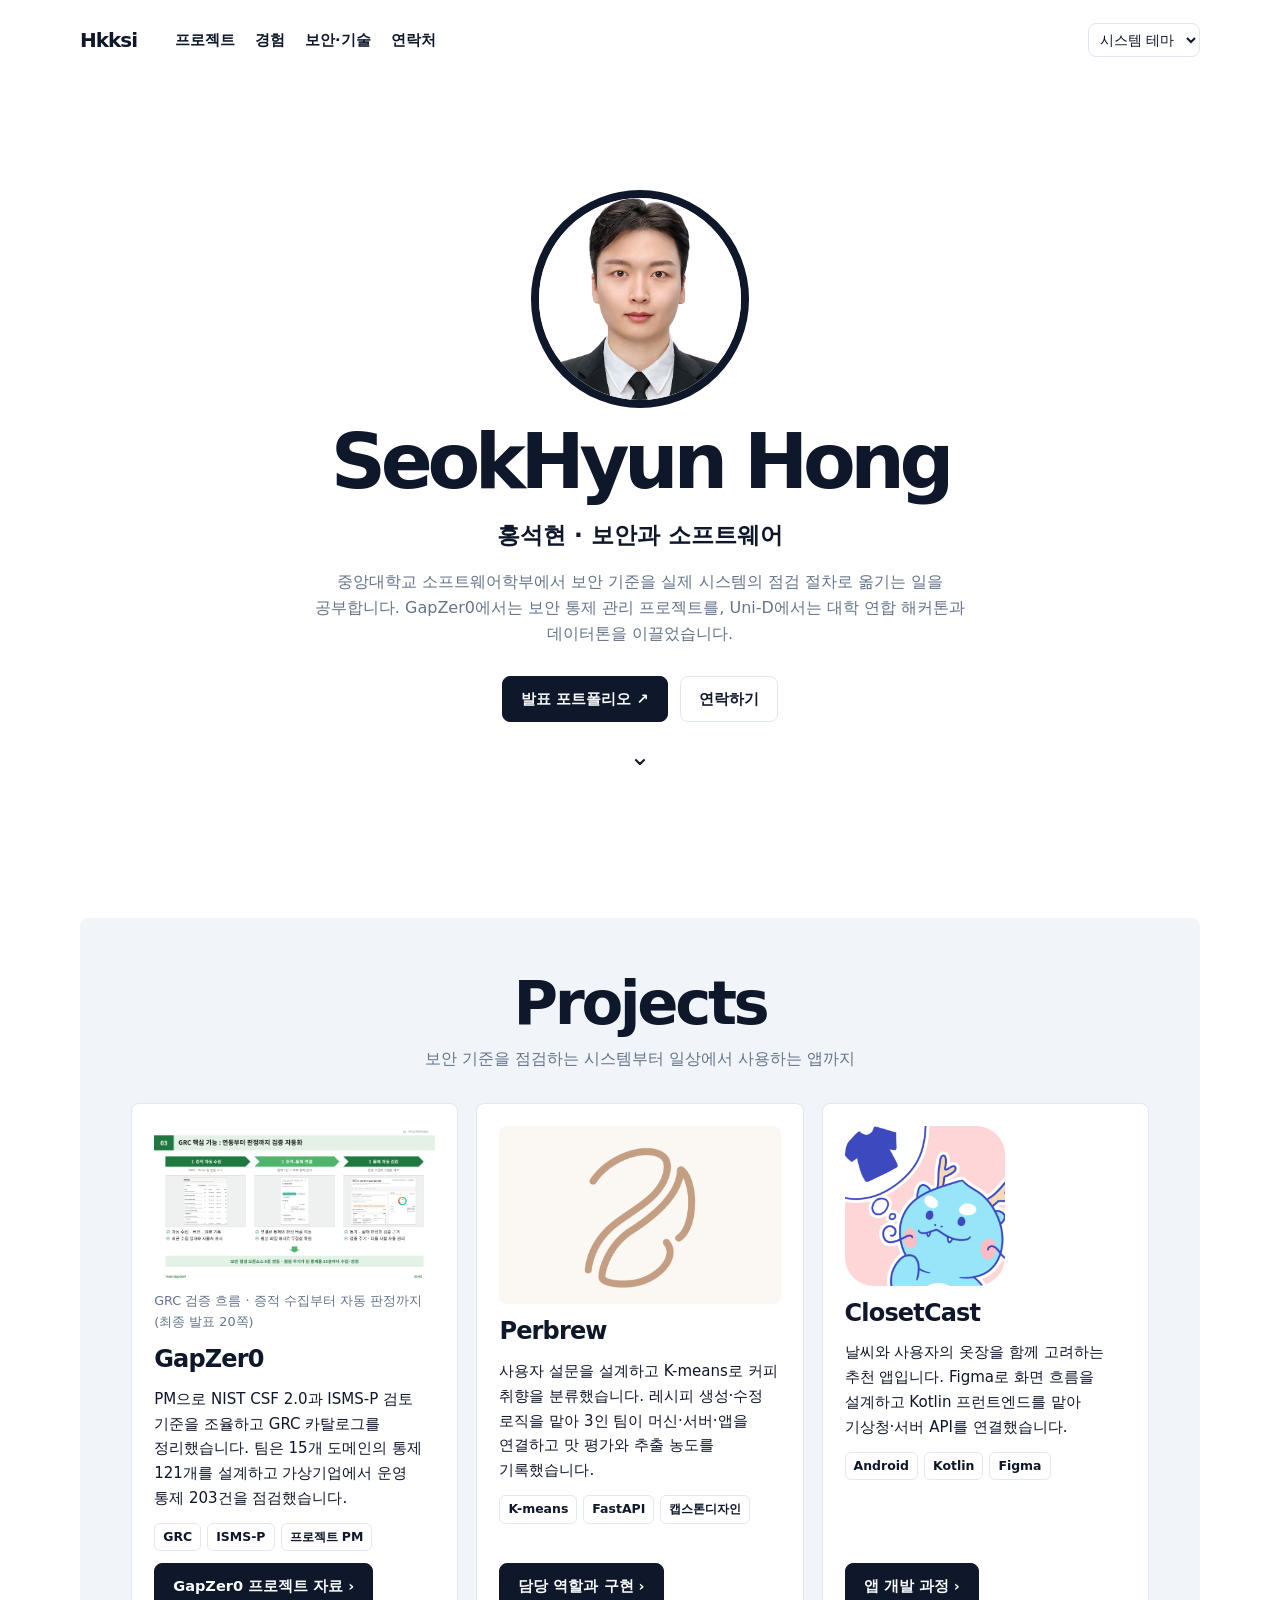
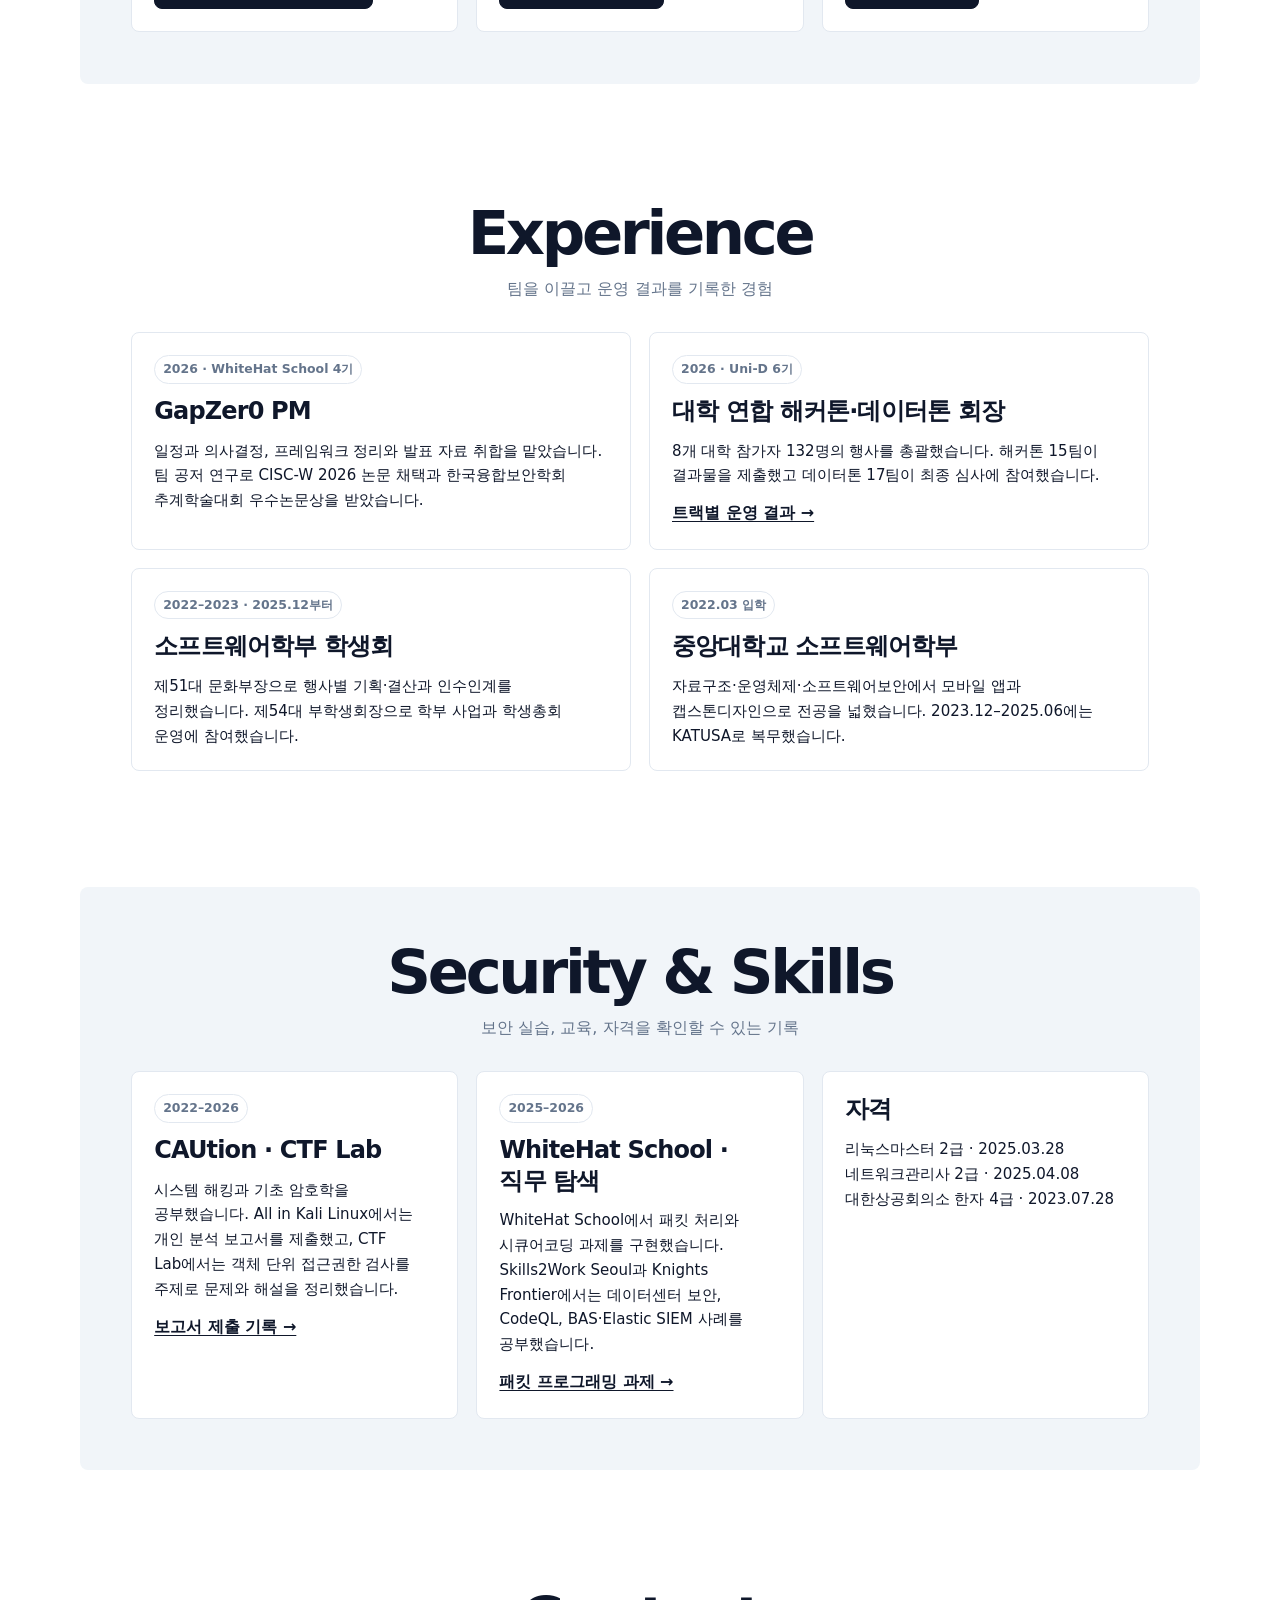
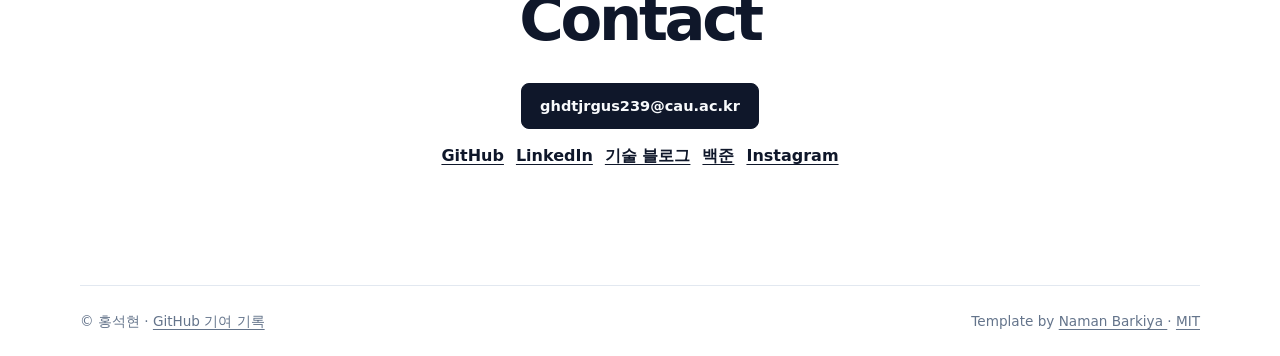
<file: index.html>
<!DOCTYPE html>
<html lang="ko">
 <head>
  <meta charset="utf-8"/>
  <meta content="width=device-width,initial-scale=1" name="viewport"/>
  <title>
   홍석현 · 보안과 소프트웨어 | Hkksi
  </title>
  <meta content="중앙대학교 소프트웨어학부 홍석현의 보안 연구, 소프트웨어 프로젝트, 학생 자치 활동과 증빙 자료." name="description"/>
  <link href="https://hkksi.github.io/" rel="canonical"/>
  <link href="assets/themes.css" rel="stylesheet"/>
  <link href="assets/site.css" rel="stylesheet"/>
  <script defer="" src="assets/themes.js">
  </script>
 </head>
 <body>
  <a class="skip" href="#main">
   본문으로 바로가기
  </a>
  <div class="wrap">
   <header>
    <div class="top">
     <a class="brand" href="#home">
      Hkksi
     </a>
     <nav aria-label="주요 메뉴" class="links">
      <a href="#projects">
       프로젝트
      </a>
      <a href="#career">
       경험
      </a>
      <a href="#about">
       보안·기술
      </a>
      <a href="#contact">
       연락처
      </a>
     </nav>
    </div>
    <select aria-label="화면 테마" id="theme">
     <option value="system">
      시스템 테마
     </option>
     <option value="light">
      Light
     </option>
     <option value="dark">
      Dark
     </option>
     <option value="retro">
      Retro
     </option>
     <option value="cyberpunk">
      Cyberpunk
     </option>
     <option value="aurora">
      Aurora
     </option>
     <option value="synthwave">
      Synthwave
     </option>
     <option value="paper">
      Paper
     </option>
    </select>
   </header>
   <main id="main">
    <section class="hero" id="home">
     <img alt="홍석현" class="portrait" src="images/profile.jpg"/>
     <h1>
      SeokHyun Hong
     </h1>
     <p class="role">
      홍석현 · 보안과 소프트웨어
     </p>
     <p class="intro">
      중앙대학교 소프트웨어학부에서 보안 기준을 실제 시스템의 점검 절차로 옮기는 일을 공부합니다. GapZer0에서는 보안 통제 관리 프로젝트를, Uni-D에서는 대학 연합 해커톤과 데이터톤을 이끌었습니다.
     </p>
     <div class="actions">
      <a class="button" href="portfolio.html">
       발표 포트폴리오 ↗
      </a>
      <a class="button secondary" href="#contact">
       연락하기
      </a>
     </div>
     <a aria-label="대표 프로젝트로 이동" class="down" href="#projects">
      ⌄
     </a>
    </section>
    <section class="band tint" id="projects">
     <div class="heading">
      <h2>
       Projects
      </h2>
      <p>
       보안 기준을 점검하는 시스템부터 일상에서 사용하는 앱까지
      </p>
     </div>
     <div class="grid project-grid">
      <article class="card">
       <figure>
        <a class="diagram-link" href="images/gapzer0-grc-flow.png">
         <img class="project-image" alt="GapZer0 GRC에서 증적을 수집하고 통제에 연결해 자동 판정하는 흐름" loading="lazy" src="images/gapzer0-grc-flow.png"/>
        </a>
        <figcaption>
         GRC 검증 흐름 · 증적 수집부터 자동 판정까지 (최종 발표 20쪽)
        </figcaption>
       </figure>
       <h3>
        GapZer0
       </h3>
       <p>
        PM으로 NIST CSF 2.0과 ISMS-P 검토 기준을 조율하고 GRC 카탈로그를 정리했습니다. 팀은 15개 도메인의 통제 121개를 설계하고 가상기업에서 운영 통제 203건을 점검했습니다.
       </p>
       <div class="tags">
        <span>
         GRC
        </span>
        <span>
         ISMS-P
        </span>
        <span>
         프로젝트 PM
        </span>
       </div>
       <a class="more" href="assets/files/GapZer0-WHS-final.pdf">
        GapZer0 프로젝트 자료 ›
       </a>
      </article>
      <article class="card">
       <img class="project-image perbrew" src="images/perbrew-logo.png" alt="PerBrew 로고" loading="lazy"/>
       <h3>
        Perbrew
       </h3>
       <p>
        사용자 설문을 설계하고 K-means로 커피 취향을 분류했습니다. 레시피 생성·수정 로직을 맡아 3인 팀이 머신·서버·앱을 연결하고 맛 평가와 추출 농도를 기록했습니다.
       </p>
       <div class="tags">
        <span>
         K-means
        </span>
        <span>
         FastAPI
        </span>
        <span>
         캡스톤디자인
        </span>
       </div>
       <a class="more" href="portfolio.html#slide-5">
        담당 역할과 구현 ›
       </a>
      </article>
      <article class="card">
       <img class="project-image closetcast" src="images/closetcast-icon.png" alt="ClosetCast 로고" loading="lazy"/>
       <h3>
        ClosetCast
       </h3>
       <p>
        날씨와 사용자의 옷장을 함께 고려하는 추천 앱입니다. Figma로 화면 흐름을 설계하고 Kotlin 프런트엔드를 맡아 기상청·서버 API를 연결했습니다.
       </p>
       <div class="tags">
        <span>
         Android
        </span>
        <span>
         Kotlin
        </span>
        <span>
         Figma
        </span>
       </div>
       <a class="more" href="portfolio.html#slide-6">
        앱 개발 과정 ›
       </a>
      </article>
     </div>
    </section>
    <section class="band" id="career">
     <div class="heading">
      <h2>
       Experience
      </h2>
      <p>
       팀을 이끌고 운영 결과를 기록한 경험
      </p>
     </div>
     <div class="grid twocol">
      <article class="card">
       <span class="period">
        2026 · WhiteHat School 4기
       </span>
       <h3>
        GapZer0 PM
       </h3>
       <p>
        일정과 의사결정, 프레임워크 정리와 발표 자료 취합을 맡았습니다. 팀 공저 연구로 CISC-W 2026 논문 채택과 한국융합보안학회 추계학술대회 우수논문상을 받았습니다.
       </p>
      </article>
      <article class="card">
       <span class="period">
        2026 · Uni-D 6기
       </span>
       <h3>
        대학 연합 해커톤·데이터톤 회장
       </h3>
       <p>
        8개 대학 참가자 132명의 행사를 총괄했습니다. 해커톤 15팀이 결과물을 제출했고 데이터톤 17팀이 최종 심사에 참여했습니다.
       </p>
       <a class="inline" href="portfolio.html#slide-4">
        트랙별 운영 결과 →
       </a>
      </article>
      <article class="card">
       <span class="period">
        2022–2023 · 2025.12부터
       </span>
       <h3>
        소프트웨어학부 학생회
       </h3>
       <p>
        제51대 문화부장으로 행사별 기획·결산과 인수인계를 정리했습니다. 제54대 부학생회장으로 학부 사업과 학생총회 운영에 참여했습니다.
       </p>
      </article>
      <article class="card">
       <span class="period">
        2022.03 입학
       </span>
       <h3>
        중앙대학교 소프트웨어학부
       </h3>
       <p>
        자료구조·운영체제·소프트웨어보안에서 모바일 앱과 캡스톤디자인으로 전공을 넓혔습니다. 2023.12–2025.06에는 KATUSA로 복무했습니다.
       </p>
      </article>
     </div>
    </section>
    <section class="band tint" id="about">
     <div class="heading">
      <h2>
       Security &amp; Skills
      </h2>
      <p>
       보안 실습, 교육, 자격을 확인할 수 있는 기록
      </p>
     </div>
     <div class="grid">
      <article class="card">
       <span class="period">
        2022–2026
       </span>
       <h3>
        CAUtion · CTF Lab
       </h3>
       <p>
        시스템 해킹과 기초 암호학을 공부했습니다. All in Kali Linux에서는 개인 분석 보고서를 제출했고, CTF Lab에서는 객체 단위 접근권한 검사를 주제로 문제와 해설을 정리했습니다.
       </p>
       <a class="inline" href="https://github.com/CAU-tion/ALL-in-Kali-Linux/commit/08ee0cf50ebe9f39e45c334ef1e5c68f35c9a11e">
        보고서 제출 기록 →
       </a>
      </article>
      <article class="card">
       <span class="period">
        2025–2026
       </span>
       <h3>
        WhiteHat School · 직무 탐색
       </h3>
       <p>
        WhiteHat School에서 패킷 처리와 시큐어코딩 과제를 구현했습니다. Skills2Work Seoul과 Knights Frontier에서는 데이터센터 보안, CodeQL, BAS·Elastic SIEM 사례를 공부했습니다.
       </p>
       <a class="inline" href="https://github.com/Hkksi/whs-pcap-programming">
        패킷 프로그래밍 과제 →
       </a>
      </article>
      <article class="card" id="certifications">
       <h3>
        자격
       </h3>
       <p>
        리눅스마스터 2급 · 2025.03.28
        <br/>
        네트워크관리사 2급 · 2025.04.08
        <br/>
        대한상공회의소 한자 4급 · 2023.07.28
       </p>
      </article>
     </div>
    </section>
    <section class="band contact" id="contact">
     <div class="heading">
      <h2>
       Contact
      </h2>
     </div>
     <a class="button" href="mailto:ghdtjrgus239@cau.ac.kr">
      ghdtjrgus239@cau.ac.kr
     </a>
     <div class="actions">
      <a href="https://github.com/Hkksi">
       GitHub
      </a>
      <a href="https://linkedin.com/in/hkksi">
       LinkedIn
      </a>
      <a href="https://cliff-hole-95b.notion.site/hkksi-security">
       기술 블로그
      </a>
      <a href="https://www.acmicpc.net/user/ghdtjrgus239">
       백준
      </a>
      <a href="https://www.instagram.com/polariix">
       Instagram
      </a>
     </div>
    </section>
   </main>
   <footer id="resources">
    <span>
     © 홍석현 ·
     <a href="portfolio.html#slide-10">
      GitHub 기여 기록
     </a>
    </span>
    <span>
     Template by
     <a href="https://github.com/namanbarkiya/minimal-next-portfolio">
      Naman Barkiya
     </a>
     ·
     <a href="assets/template-LICENSE.txt">
      MIT
     </a>
    </span>
   </footer>
  </div>
 </body>
</html>
</file>
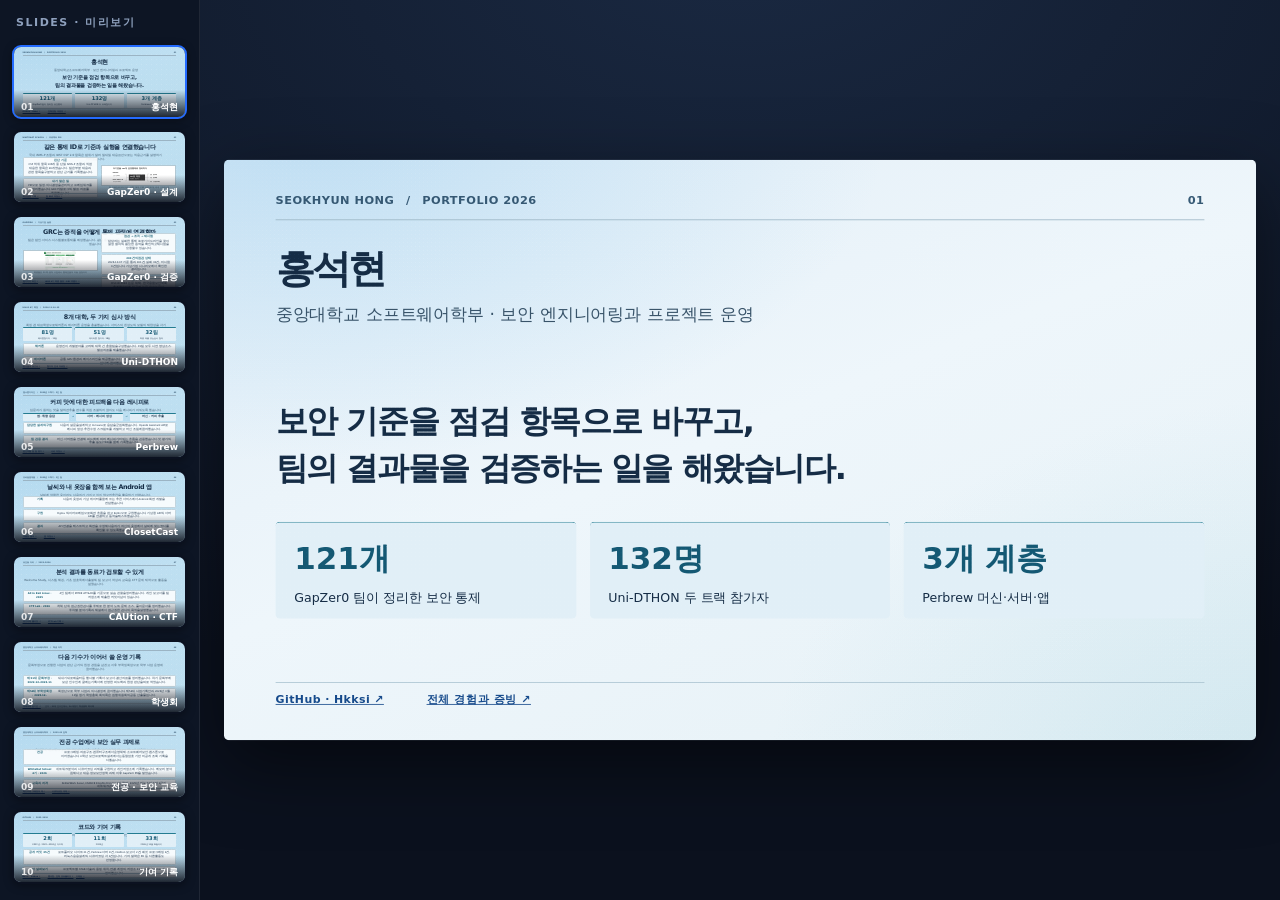
<file: portfolio.html>
<!doctype html>
<html lang="ko">
<head>
  <meta charset="utf-8" />
  <meta name="viewport" content="width=device-width, initial-scale=1" />
  <title>홍석현 | 보안·소프트웨어 포트폴리오</title>
  <link rel="icon" href="data:," />
  
  <style>
    :root {
      --ink: #1c2740;
      --muted: #63718a;
      --card: rgba(255, 255, 255, 0.78);
      --line: rgba(89, 114, 145, 0.24);
      --blue: #246bff;
      --blue-2: #1e5fe0;
      --navy: #233150;
      --teal: #1194a8;
      --green: #17864a;
      --amber: #e08a2b;
      --accent: #246bff;                 /* 테마 강조색: 이 한 줄만 바꾸면 전체 톤 변경 */
      --guide-display: block;            /* 이미지 안내 라벨 표시 여부 (레일 토글로 none 전환) */
      --slide-bg:
        radial-gradient(1200px 700px at 8% -6%, rgba(120, 190, 235, 0.34), transparent 60%),
        radial-gradient(1100px 800px at 104% 108%, rgba(150, 205, 220, 0.28), transparent 60%),
        linear-gradient(158deg, #e2eef7 0%, #eef6fb 48%, #e6f1f6 100%);
    }
    * { box-sizing: border-box; }

    html, body {
      width: 100%; height: 100%; margin: 0; overflow: hidden;
      color: var(--ink);
      font-family: Pretendard, Inter, "Noto Sans KR", system-ui, -apple-system, BlinkMacSystemFont, sans-serif;
      line-height: 1.55; background: #0d1524;
      -webkit-font-smoothing: antialiased;
      word-break: keep-all; overflow-wrap: break-word;
    }

    /* ===================== deck shell (rail + stage) ===================== */
    body { display: flex; height: 100vh; }
    .rail {
      width: 200px; flex: none; height: 100vh; overflow-y: auto;
      background: #0d1524; border-right: 1px solid rgba(255,255,255,0.08);
      padding: 14px 12px 16px; display: flex; flex-direction: column; gap: 11px;
    }
    .rail-title { color: #8ea0bd; font: 800 11px/1.3 Inter, system-ui, sans-serif; letter-spacing: 0.14em; text-transform: uppercase; padding: 2px 4px 4px; }
    .thumb {
      position: relative; aspect-ratio: 16 / 9; border-radius: 9px; overflow: hidden; cursor: pointer;
      border: 2px solid transparent; background: #0b1120; box-shadow: 0 2px 8px rgba(0,0,0,0.34);
      padding: 0; transition: border-color 0.15s ease, transform 0.15s ease;
    }
    .thumb:hover { transform: translateY(-1px); }
    .thumb.active { border-color: var(--accent); }
    .thumb .mini { position: absolute; inset: 0; overflow: hidden; pointer-events: none; }
    .thumb .mini .slide { position: absolute; inset: 0; width: 100%; height: 100%; opacity: 1 !important; visibility: visible !important; transition: none; pointer-events: none; }
    .thumb .cap { position: absolute; left: 0; right: 0; bottom: 0; z-index: 3; display: flex; justify-content: space-between; gap: 5px; align-items: baseline; padding: 12px 7px 4px; font: 700 9px/1.2 Inter, system-ui, sans-serif; color: #fff; background: linear-gradient(transparent, rgba(6,10,20,0.86)); }
    .thumb .cap .n { font-weight: 800; opacity: 0.85; }
    .thumb .cap .l { font-weight: 700; overflow: hidden; text-overflow: ellipsis; white-space: nowrap; }
    .rail-btn { margin-top: auto; flex: none; border: 1px solid rgba(255,255,255,0.16); background: rgba(255,255,255,0.06); color: #b7c4da; font: 700 11px Inter, system-ui, sans-serif; border-radius: 8px; padding: 9px 10px; cursor: pointer; }
    .rail-btn:hover { background: rgba(255,255,255,0.12); color: #fff; }

    .viewport { flex: 1; position: relative; display: flex; align-items: center; justify-content: center; overflow: hidden; background: radial-gradient(1200px 800px at 50% -8%, #1a2942, #0b111e); }
    .stage { position: relative; width: 1280px; height: 720px; flex: none; transform-origin: center center; border-radius: 6px; overflow: hidden; box-shadow: 0 30px 90px rgba(0,0,0,0.5); }

    /* ---------- slide frame (fills the stage; container-query sized) ---------- */
    .slide {
      position: absolute; inset: 0; width: 100%; height: 100%;
      container-type: size; overflow: hidden;
      opacity: 0; visibility: hidden; pointer-events: none;
      transition: opacity 0.35s ease; background: var(--slide-bg);
    }
    .slide.active { opacity: 1; visibility: visible; pointer-events: auto; z-index: 1; }
    .slide::after {
      content: ""; position: absolute; inset: 0; pointer-events: none;
      background-image: radial-gradient(rgba(255, 255, 255, 0.5) 0.5px, transparent 0.6px);
      background-size: 5px 5px; opacity: 0.28; mix-blend-mode: overlay;
    }
    .pad { position: absolute; inset: 0; padding: 5.6cqh 5cqw; display: flex; flex-direction: column; }

    /* ---------- shared type ---------- */
    h1, h2, h3, h4, p { margin: 0; }
    .watermark { position: absolute; top: 4.6cqh; right: 5cqw; color: #8091a8; font-size: 1.75cqh; font-weight: 600; letter-spacing: 0.02em; z-index: 2; }
    code { font-family: ui-monospace, "SF Mono", Menlo, monospace; font-size: 0.9em; color: var(--blue-2); background: rgba(36,107,255,0.08); padding: 0.08em 0.32em; border-radius: 4px; }
    .hl { color: var(--blue-2); font-weight: 800; }
    .lead-p, .result-card p, .xp p, .panel p, .figcap, .blist li, .mcard small, .trace-row .tx, .head-title .sub, .tl-card p, .pj-card p, .toc-item .tt { text-wrap: balance; }

    /* ---------- slide header ---------- */
    .head { display: grid; grid-template-columns: auto 1fr; gap: 2cqw; align-items: center; margin-bottom: 3cqh; flex: none; }
    .folder {
      position: relative; width: 7.4cqh; height: 7.4cqh; border-radius: 1.2cqh;
      display: grid; place-items: center; color: #fff; font-weight: 900; font-size: 2.7cqh; font-style: italic;
      background: linear-gradient(150deg, var(--accent) 0%, #1b57cf 100%);
      box-shadow: 0 6px 16px rgba(29, 87, 207, 0.38), inset 0 2px 3px rgba(255, 255, 255, 0.55); flex: none;
    }
    .folder::before { content: ""; position: absolute; top: -0.9cqh; left: 0.8cqh; width: 3cqh; height: 1.4cqh; border-radius: 0.6cqh 0.6cqh 0 0; background: var(--accent); }
    .head-title .k { color: var(--accent); font-size: 2cqh; font-weight: 700; letter-spacing: 0.01em; }
    .head-title h2 { color: var(--navy); font-size: 4.2cqh; font-weight: 900; line-height: 1.03; letter-spacing: -0.01em; }
    .head-title .sub { margin-top: 0.7cqh; color: var(--muted); font-size: 1.9cqh; font-weight: 600; }

    .body-area { flex: 1; min-height: 0; display: flex; flex-direction: column; }
    .lead-p { color: #40506a; font-size: 1.95cqh; line-height: 1.6; margin-bottom: 2.4cqh; flex: none; }
    .lead-p b { color: var(--blue-2); font-weight: 800; }

    /* ---------- metric cards ---------- */
    .metrics { display: grid; gap: 1.3cqw; margin-bottom: 2.8cqh; flex: none; }
    .metrics.c3 { grid-template-columns: repeat(3, 1fr); }
    .metrics.c4 { grid-template-columns: repeat(4, 1fr); }
    .metrics.c5 { grid-template-columns: repeat(5, 1fr); }
    .mcard { border: 1px solid var(--line); border-radius: 1.4cqh; background: rgba(255, 255, 255, 0.74); box-shadow: 0 8px 22px rgba(45, 82, 115, 0.09); padding: 2.2cqh 1.3cqw; text-align: center; min-width: 0; }
    .mcard strong { display: block; color: var(--accent); font-size: 2.8cqh; font-weight: 900; line-height: 1.05; overflow-wrap: anywhere; }
    .mcard span { display: block; margin-top: 0.8cqh; color: var(--navy); font-size: 1.8cqh; font-weight: 800; }
    .mcard small { display: block; margin-top: 0.4cqh; color: var(--muted); font-size: 1.45cqh; line-height: 1.35; }

    /* ---------- columns / panels ---------- */
    .cols { display: grid; gap: 1.8cqw; flex: 1; min-height: 0; align-items: stretch; }
    .cols.two { grid-template-columns: 1fr 1fr; }
    .cols.wt { grid-template-columns: 0.86fr 1.14fr; }
    .stack { display: flex; flex-direction: column; min-height: 0; gap: 1.6cqh; }
    .stack.center { justify-content: center; }
    .panel { border: 1px solid var(--line); border-radius: 1.5cqh; background: var(--card); box-shadow: 0 10px 26px rgba(45, 82, 115, 0.09); padding: 2.4cqh 1.7cqw; min-width: 0; min-height: 0; display: flex; flex-direction: column; }
    .panel h3 { color: var(--navy); font-size: 2.2cqh; font-weight: 800; margin-bottom: 1.3cqh; flex: none; }
    .panel p { color: #45526a; font-size: 1.85cqh; line-height: 1.62; }
    .divider { height: 1px; background: var(--line); margin: 1.7cqh 0; flex: none; }
    .sub-label { color: var(--accent); font-size: 1.7cqh; font-weight: 800; margin-bottom: 1cqh; flex: none; }
    .chips { display: flex; flex-wrap: wrap; gap: 0.7cqh 0.55cqw; }
    .chips span { display: inline-flex; align-items: center; padding: 0.6cqh 0.75cqw; border: 1px solid rgba(83, 105, 135, 0.24); border-radius: 999px; background: rgba(255, 255, 255, 0.7); color: #29334a; font-size: 1.5cqh; font-weight: 700; }

    /* ---------- image placeholder (guide label toggled by --guide-display) ---------- */
    .figure { display: flex; flex-direction: column; min-height: 0; }
    .figure.fill { flex: 1; }
    .figure .shot { display: block; max-width: 100%; max-height: 100%; width: auto; height: auto; margin: auto; border-radius: 1.2cqh; border: 1px solid rgba(89, 114, 145, 0.2); box-shadow: 0 16px 38px rgba(37, 78, 119, 0.22); }
    .ph { width: 100%; height: 100%; min-height: 12cqh; border-radius: 1.2cqh; border: 1px solid var(--line); background: linear-gradient(140deg, rgba(231, 240, 250, 0.75), rgba(238, 235, 251, 0.75)); display: flex; align-items: center; justify-content: center; box-shadow: inset 0 1px 0 rgba(255,255,255,0.6); }
    .ph span { color: #8794ab; font-size: 1.7cqh; font-weight: 600; display: var(--guide-display, block); }
    .figcap { margin-top: 1cqh; color: var(--muted); font-size: 1.58cqh; font-weight: 600; line-height: 1.45; text-align: center; flex: none; }
    .figcap.left { text-align: left; }
    .tcap { color: var(--navy); font-size: 1.75cqh; font-weight: 800; margin-bottom: 1.1cqh; flex: none; }

    /* ---------- tables ---------- */
    .table-block { flex: 1; min-height: 0; display: flex; flex-direction: column; justify-content: center; }
    .table-card { border: 1px solid var(--line); border-radius: 1.2cqh; background: rgba(255, 255, 255, 0.82); box-shadow: 0 10px 26px rgba(45, 82, 115, 0.1); overflow: hidden; }
    table { width: 100%; border-collapse: separate; border-spacing: 0; font-size: 1.62cqh; }
    th, td { padding: 1.5cqh 1.15cqw; text-align: left; vertical-align: middle; border-top: 1px solid var(--line); overflow-wrap: anywhere; }
    thead th { border-top: none; color: var(--navy); background: rgba(241, 202, 122, 0.34); font-weight: 800; font-size: 1.56cqh; letter-spacing: 0.01em; }
    tbody tr:nth-child(even) td { background: rgba(233, 241, 249, 0.6); }
    td:last-child { font-weight: 700; color: #2b3852; }
    table.compact th, table.compact td { padding: 1.12cqh 1cqw; }
    .up { color: var(--blue-2); font-weight: 800; }
    .down { color: var(--green); font-weight: 800; }

    /* ---------- trace (문제/해결/결과) ---------- */
    .trace { display: grid; gap: 1.1cqh; }
    .trace.lg { gap: 1.7cqh; }
    .trace-row { display: grid; grid-template-columns: auto 1fr; gap: 0.9cqw; align-items: baseline; }
    .trace-row .tk { color: #fff; font-size: 1.55cqh; font-weight: 800; padding: 0.55cqh 0.9cqw; border-radius: 0.6cqh; white-space: nowrap; }
    .trace-row .tk.p { background: var(--amber); }
    .trace-row .tk.s { background: var(--accent); }
    .trace-row .tk.r { background: var(--teal); }
    .trace-row .tx { color: #45526a; font-size: 1.86cqh; line-height: 1.5; }
    .trace-row .tx b { color: var(--blue-2); font-weight: 800; }

    /* ---------- concerns (troubleshooting) ---------- */
    .concerns { display: grid; grid-template-columns: 1fr; grid-auto-rows: 1fr; gap: 1.4cqh; flex: 1; min-height: 0; }
    .concern { position: relative; border: 1px solid var(--line); border-left: 3px solid var(--accent); border-radius: 0.9cqh; background: rgba(255, 255, 255, 0.7); padding: 1.8cqh 1.5cqw; min-width: 0; display: flex; flex-direction: column; justify-content: center; }
    .concern.wide { grid-column: 1 / -1; }
    .concern .n { color: var(--accent); font-size: 1.5cqh; font-weight: 900; letter-spacing: 0.08em; }
    .concern h3 { color: var(--navy); font-size: 1.98cqh; font-weight: 800; margin: 0.2cqh 0 0.6cqh; }
    .concern p { color: #47556c; font-size: 1.62cqh; line-height: 1.5; }
    .concern b { color: var(--blue-2); font-weight: 800; }

    /* ---------- bullet + experience list ---------- */
    .blist { list-style: none; padding: 0; margin: 0; display: grid; gap: 1cqh; }
    .blist li { position: relative; padding-left: 1.3cqw; color: #45526a; font-size: 1.74cqh; line-height: 1.5; }
    .blist li::before { content: ""; position: absolute; left: 0; top: 0.6em; width: 0.75cqh; height: 0.75cqh; border-radius: 999px; background: var(--teal); }
    .blist li b { color: var(--blue-2); }
    .xp { list-style: none; margin: 0; padding: 0; display: flex; flex-direction: column; justify-content: center; flex: 1; min-height: 0; }
    .xp > li { padding: 1.9cqh 0; border-top: 1px solid var(--line); }
    .xp > li:first-child { border-top: none; padding-top: 0; }
    .xp > li:last-child { padding-bottom: 0; }
    .xp .xh { display: flex; align-items: baseline; gap: 0.8cqw; margin-bottom: 0.7cqh; }
    .xp .xh h3 { color: var(--navy); font-size: 2.1cqh; font-weight: 800; margin: 0; }
    .xp .xh .yr { color: var(--muted); font-size: 1.5cqh; font-weight: 700; }
    .xp p { color: #45526a; font-size: 1.68cqh; line-height: 1.54; margin: 0; }
    .xp p b { color: var(--blue-2); font-weight: 800; }

    /* ---------- TOC ---------- */
    .toc { display: grid; grid-template-columns: 1.32fr 0.68fr; gap: 1.8cqw; flex: 1; min-height: 0; }
    .toc-list { display: grid; grid-template-columns: repeat(2, 1fr); gap: 1.2cqh 1.3cqw; align-content: center; }
    .toc-item { display: flex; align-items: center; gap: 1cqw; border: 1px solid var(--line); border-radius: 1.3cqh; background: rgba(255, 255, 255, 0.72); padding: 1.7cqh 1.4cqw; box-shadow: 0 12px 30px -20px rgba(45, 82, 115, 0.4); }
    .toc-item .no { color: var(--accent); font-size: 2.4cqh; font-weight: 900; letter-spacing: -0.02em; }
    .toc-item .tt { color: var(--navy); font-size: 2cqh; font-weight: 700; }
    .about-card { border-radius: 1.6cqh; background: linear-gradient(150deg, var(--accent), #1747c9); color: #fff; padding: 2.8cqh 1.9cqw; display: flex; flex-direction: column; justify-content: space-between; box-shadow: 0 24px 54px -30px rgba(29, 87, 207, 0.6); }
    .about-card .k { font-size: 1.7cqh; font-weight: 800; letter-spacing: 0.12em; color: rgba(255,255,255,0.72); }
    .about-card p { font-size: 2cqh; line-height: 1.6; font-weight: 500; }
    .about-card .meta { font-size: 1.55cqh; line-height: 1.7; color: rgba(255,255,255,0.82); font-weight: 600; }

    /* ---------- timeline ---------- */
    .tl { display: grid; grid-template-columns: repeat(3, 1fr); gap: 1.4cqw; flex: 1; min-height: 0; }
    .tl-card { border: 1px solid var(--line); border-radius: 1.5cqh; background: rgba(255, 255, 255, 0.74); padding: 2.2cqh 1.5cqw; display: flex; flex-direction: column; gap: 1cqh; box-shadow: 0 14px 34px -24px rgba(45, 82, 115, 0.5); }
    .tl-card.accent { background: linear-gradient(150deg, var(--accent), #1747c9); }
    .tl-head { display: flex; align-items: center; gap: 0.9cqw; }
    .tl-dot { width: 1.3cqh; height: 1.3cqh; border-radius: 999px; background: var(--accent); flex: none; }
    .tl-card.accent .tl-dot { background: #fff; }
    .tl-card .per { color: var(--accent); font-size: 1.7cqh; font-weight: 800; }
    .tl-card h3 { color: var(--navy); font-size: 2.5cqh; font-weight: 800; }
    .tl-card .role { color: var(--muted); font-size: 1.55cqh; font-weight: 600; }
    .tl-card p { color: #45526a; font-size: 1.68cqh; line-height: 1.55; }
    .tl-metric { margin-top: auto; padding-top: 1.3cqh; border-top: 1px solid var(--line); display: flex; align-items: baseline; gap: 0.8cqw; }
    .tl-metric b { color: var(--navy); font-size: 2.7cqh; font-weight: 900; }
    .tl-metric span { color: var(--muted); font-size: 1.45cqh; }
    .tl-card.accent .per, .tl-card.accent h3, .tl-card.accent .role, .tl-card.accent p, .tl-metric span, .tl-card.accent .tl-metric b { color: #fff; }
    .tl-card.accent .role, .tl-card.accent p, .tl-card.accent .per { color: rgba(255,255,255,0.85); }
    .tl-card.accent .tl-metric { border-top-color: rgba(255,255,255,0.28); }
    .tl-card.accent .tl-metric span { color: rgba(255,255,255,0.78); }

    /* ---------- project cards ---------- */
    .pj { display: grid; grid-template-columns: repeat(3, 1fr); gap: 1.4cqw; flex: 1; min-height: 0; }
    .pj-card { border: 1px solid var(--line); border-radius: 1.5cqh; background: rgba(255, 255, 255, 0.74); padding: 1.4cqh 1.4cqw 1.6cqh; display: flex; flex-direction: column; gap: 1.2cqh; box-shadow: 0 14px 34px -24px rgba(45, 82, 115, 0.5); }
    .pj-thumb { height: 24cqh; border-radius: 1.2cqh; border: 1px solid var(--line); background: linear-gradient(140deg, #eaf0fb, #f0eefb); display: flex; align-items: center; justify-content: center; flex: none; }
    .pj-thumb span { color: #8794ab; font-size: 1.5cqh; font-weight: 600; display: var(--guide-display, block); }
    .pj-card .meta { color: var(--muted); font-size: 1.5cqh; font-weight: 600; }
    .pj-card h3 { color: var(--navy); font-size: 2.3cqh; font-weight: 800; }
    .pj-card p { color: #45526a; font-size: 1.6cqh; line-height: 1.5; }
    .pj-card .chips { margin-top: auto; }

    /* ===================== COVER ===================== */
    .cover .pad { align-items: center; justify-content: center; }
    .cover .top-name { position: absolute; top: 4.8cqh; right: 5cqw; color: #5b6b86; font-size: 1.85cqh; font-weight: 600; z-index: 2; }
    .cover-card { position: relative; width: min(84cqw, 100%); border: 1px solid var(--line); border-radius: 2cqh; background: rgba(255, 255, 255, 0.5); backdrop-filter: blur(12px); box-shadow: 0 28px 80px rgba(37, 78, 119, 0.18); padding: 6cqh 4.6cqw; overflow: hidden; }
    .cover-card::before { content: ""; position: absolute; inset: 0; pointer-events: none; background: linear-gradient(135deg, rgba(255, 255, 255, 0.7), transparent 40%), radial-gradient(circle at 72% 12%, rgba(36, 107, 255, 0.14), transparent 42%); }
    .cover-card > * { position: relative; }
    .cover .eyebrow { color: #6b7890; font-size: 1.7cqh; font-weight: 900; letter-spacing: 0.14em; text-transform: uppercase; margin: 0 0 2.4cqh; }
    .cover h1 { color: #2b3348; font-size: 9cqh; font-weight: 900; line-height: 0.96; }
    .cover h1 .en { display: block; color: #5b6a86; font-size: 0.34em; font-weight: 800; font-style: italic; letter-spacing: 0.05em; margin-top: 0.42em; }
    .cover .subtitle { color: #556176; font-size: 2.4cqh; font-weight: 600; margin: 1.8cqh 0 3.4cqh; }
    .cover .metric-grid { display: grid; grid-template-columns: repeat(3, 1fr); gap: 1.4cqw; margin-bottom: 3cqh; }
    .cover .mc { border: 1px solid var(--line); border-radius: 1.3cqh; background: rgba(255, 255, 255, 0.72); box-shadow: 0 8px 22px rgba(45, 82, 115, 0.1); padding: 2.6cqh 1.4cqw; }
    .cover .mc strong { display: block; color: var(--accent); font-size: 2.9cqh; font-weight: 900; line-height: 1.05; }
    .cover .mc span { display: block; margin-top: 0.9cqh; color: var(--navy); font-size: 1.7cqh; font-weight: 800; }
    .cover .mc small { display: block; margin-top: 0.4cqh; color: var(--muted); font-size: 1.4cqh; line-height: 1.35; }
    .cover .contact-row { display: grid; grid-template-columns: repeat(3, 1fr); gap: 1.4cqw; padding-top: 2.6cqh; border-top: 1px solid var(--line); }
    .cover .contact-row .l { color: var(--navy); font-size: 1.5cqh; font-weight: 800; }
    .cover .contact-row .v { color: #46536a; font-size: 1.75cqh; margin-top: 0.4cqh; }

    /* ===================== CLOSING ===================== */
    .closing .pad { align-items: center; justify-content: center; text-align: center; }
    .closing h1 { color: #24417a; font-size: 10.5cqh; font-weight: 900; font-style: italic; letter-spacing: 0.02em; }
    .closing .ty-sub { color: var(--navy); font-size: 2.7cqh; font-weight: 800; margin-top: 1.2cqh; }
    .closing .cc { margin-top: 4.2cqh; display: grid; gap: 1.3cqh; justify-content: center; font-size: 2.1cqh; color: #37455e; }
    .closing .cc div { display: flex; gap: 1cqw; align-items: baseline; }
    .closing .cc b { color: var(--accent); min-width: 7cqw; text-align: right; font-weight: 700; }
    .closing .end-name { position: absolute; bottom: 4.4cqh; left: 0; right: 0; text-align: center; color: #5b6b86; font-size: 1.85cqh; }
  .editorial{font-family:"Malgun Gothic",system-ui,sans-serif;word-break:keep-all;color:#152c45}.editorial header,.editorial footer{display:flex;justify-content:space-between;align-items:center;font-size:1.1cqw;color:#355873;font-weight:650;letter-spacing:.04em}.editorial header{border-bottom:1px solid #9bb4c4;padding-bottom:1.6cqh}.editorial header i{font-style:normal}.editorial h2{font-size:3.75cqw;letter-spacing:-.06em;margin:4.5cqh 0 1.7cqh;line-height:1.18}.intro{font-size:1.65cqw;line-height:1.55;max-width:95%;color:#385369}.middle{flex:1;min-height:0;display:flex;flex-direction:column;justify-content:center;gap:2.1cqh}.statement{font-size:3.1cqw;font-weight:750;line-height:1.48;letter-spacing:-.05em;margin:1cqh 0 3cqh}.numbers,.flow{display:flex;gap:1.3cqw}.numbers>div,.flow span{flex:1;padding:2cqh 1.8cqw;background:#e1eff7;border-top:.25cqh solid #247c91;border-radius:.4cqw}.numbers strong,.numbers small{display:block}.numbers strong{font-size:3cqw;color:#145873}.numbers small{font-size:1.22cqw;margin-top:1cqh}.records{display:grid;gap:1.45cqh}.records article{display:grid;grid-template-columns:18% 1fr;gap:1.6cqw;padding:1.9cqh 1.7cqw;border:1px solid #c2d4dd;background:#ffffffde;border-radius:.7cqw}.records b,.records p,.flow{font-size:1.48cqw;line-height:1.5}.records b{color:#135d72}.split{display:grid;grid-template-columns:1fr 1fr;gap:2cqw;align-items:center}.split article{display:block}.split article b{display:block;margin-bottom:.5cqh}.split figure{margin:0}.split img{display:block;width:100%;height:29cqh;object-fit:contain;background:white;border:1px solid #b3c8d3}.split figcaption{font-size:1.15cqw;line-height:1.45;margin:1cqh 0;color:#3b5364}.flow{font-weight:bold;align-items:center;text-align:center}.flow em{color:#217489}.editorial footer{justify-content:flex-start;gap:1.5cqw;padding-top:1.5cqh;border-top:1px solid #abc4d1;font-size:1.06cqw;line-height:1.45}.editorial footer a{color:#164a8b}.rail-btn{display:none!important}@media(max-width:700px){.rail{display:none!important}.viewport{width:100vw!important;left:0!important;margin:0!important}}@media print{@page{size:320mm 180mm;margin:0}html,body,.viewport,.stage{position:static!important;display:block!important;overflow:visible!important;width:auto!important;height:auto!important;transform:none!important;margin:0!important;padding:0!important}.rail{display:none!important}.stage>.slide{visibility:visible!important;opacity:1!important;position:relative!important;width:320mm!important;height:180mm!important;break-after:page;print-color-adjust:exact}}</style>
<style>
.page-nav{display:none}
@media screen and (max-width:700px) and (orientation:portrait){
html,body{height:auto;overflow:auto;background:#eaf2f6}.viewport{display:block;position:relative;height:auto;overflow:visible;padding:0}
.stage{width:100%;height:auto;transform:none!important;border-radius:0;box-shadow:none;overflow:visible}.stage>.slide{display:none}.stage>.slide.active{display:block;position:relative;container-type:inline-size;height:auto;min-height:100svh}
.stage .editorial{position:static;padding:24px 20px 80px;gap:16px}.editorial header,.editorial footer,.split figcaption{font-size:13px}.editorial h2{font-size:30px;margin:0}.intro,.records p,.records b,.flow{font-size:16px}.middle{display:grid;gap:15px}.statement{font-size:25px}.records article{display:block;padding:14px}.records b{display:block;margin-bottom:5px}.numbers,.flow{flex-wrap:wrap}.numbers strong{font-size:22px}.numbers small{font-size:13px}.split{grid-template-columns:1fr;gap:12px}.split img{height:auto}.editorial footer{flex-wrap:wrap;gap:8px}.page-nav{display:flex;align-items:center;justify-content:center;gap:20px;position:fixed;bottom:0;inset-inline:0;padding:6px;background:#13283e;color:white;z-index:20}.page-nav button{border:0;background:transparent;color:inherit;font-size:22px;width:50px;height:42px}}
</style></head>
<body>
  <aside class="rail" id="rail" aria-label="슬라이드 미리보기">
    <div class="rail-title">Slides · 미리보기</div>
    
    <button class="rail-btn" id="guideToggle" type="button">가이드 숨기기</button>
  </aside>

  <main class="viewport" id="viewport">
    <div class="stage" id="stage">

      
      <section class="slide" data-label="홍석현"><div class="pad editorial"><header><span>SEOKHYUN HONG　/　PORTFOLIO 2026</span><i>01</i></header><h2>홍석현</h2><p class="intro">중앙대학교 소프트웨어학부 · 보안 엔지니어링과 프로젝트 운영</p><div class="middle"><div class="statement">보안 기준을 점검 항목으로 바꾸고,<br>팀의 결과물을 검증하는 일을 해왔습니다.</div><div class="numbers"><div><strong>121개</strong><small>GapZer0 팀이 정리한 보안 통제</small></div><div><strong>132명</strong><small>Uni-DTHON 두 트랙 참가자</small></div><div><strong>3개 계층</strong><small>Perbrew 머신·서버·앱</small></div></div></div><footer><a href="https://github.com/Hkksi" target="_blank" rel="noopener">GitHub · Hkksi ↗</a>　<a href="https://app.notion.com/p/424b516e19238148ab3ec7e233f53e5c" target="_blank" rel="noopener">전체 경험과 증빙 ↗</a></footer></div></section>
<section class="slide" data-label="GapZer0 · 설계"><div class="pad editorial"><header><span>WHITEHAT SCHOOL　/　프로젝트 PM</span><i>02</i></header><h2>같은 통제 ID로 기준과 실행을 연결했습니다</h2><p class="intro">국내 ISMS-P 조항과 NIST CSF 2.0 항목은 범위가 달라 일대일 대응표만으로는 적용 근거를 설명하기 어려웠습니다.</p><div class="middle"><div class="split"><div class="records"><article><b>판단 기준</b><p>CSF 하위 항목 106개 중 단일 ISMS-P 조항과 직접 대응한 항목은 26개였습니다. 팀은 부분 대응과 관련 항목을 구분하고 판단 근거를 기록했습니다.</p></article><article><b>내가 맡은 일</b><p>PM으로 일정·의사결정을 관리하고 프레임워크를 정리했습니다. GRC 카탈로그와 발표 자료를 취합했습니다.</p></article></div><figure><img src="[data-uri]" alt="팀 프레임워크의 구성 · 공통 76개, CSF 보완 30개, 국내 고유 15개"><figcaption>팀 프레임워크의 구성 · 공통 76개, CSF 보완 30개, 국내 고유 15개</figcaption></figure></div></div><footer><a href="https://app.notion.com/p/3cbb516e192381659f91ff20a721aa51" target="_blank" rel="noopener">매핑 실험 기록 ↗</a>　<a href="https://github.com/whs4-GapZer0/GapZer0_GRC" target="_blank" rel="noopener">팀 GRC 저장소 ↗</a></footer></div></section>
<section class="slide" data-label="GapZer0 · 검증"><div class="pad editorial"><header><span>GAPZER0　/　가상기업 실증</span><i>03</i></header><h2>GRC는 증적을 어떻게 통제 판정에 연결할까</h2><p class="intro">팀은 법인·서비스·시스템별로 통제를 배정했습니다. 같은 통제도 적용 대상이 다르면 별도 점검 건으로 셌습니다.</p><div class="middle"><div class="split"><figure><img src="[data-uri]" alt="최종 발표 20쪽 · 증적 수집에서 통제 연결과 자동 판정까지"><figcaption>최종 발표 20쪽 · 증적 수집에서 통제 연결과 자동 판정까지</figcaption></figure><div class="records"><article><b>점검 → 조치 → 재시험</b><p>담당자는 실패한 통제 ID로 가이드라인을 찾아 설정 절차와 필요한 증적을 확인하고 재시험을 요청할 수 있습니다.</p></article><article><b>203건의 점검 상태</b><p>2026.10.07 기준 통과 161건, 실패 33건, 미시험 9건입니다. 가상기업 시나리오에서 확인한 결과입니다.</p></article><article><b>연구 성과</b><p>CISC-W 2026 논문 채택 · 한국융합보안학회 추계학술대회 팀 공저 논문 우수논문상.</p></article></div></div></div><footer><a href="https://github.com/whs4-GapZer0/GapZer0_Guideline" target="_blank" rel="noopener">팀 가이드라인 ↗</a>　<a href="assets/files/GapZer0-WHS-final.pdf#page=20">WHS 4기 최종 발표 · GRC 흐름도 ↗</a></footer></div></section>
<section class="slide" data-label="Uni-DTHON"><div class="pad editorial"><header><span>UNI-D 6기 회장　/　2026.11.14–15</span><i>04</i></header><h2>8개 대학, 두 가지 심사 방식</h2><p class="intro">회장 겸 대표학생으로 해커톤과 데이터톤 운영을 총괄했습니다. 서비스의 완성도와 모델의 재현성을 각기 다른 절차로 확인해야 했습니다.</p><div class="middle"><div class="numbers"><div><strong>81명</strong><small>해커톤 참가자 · 15팀</small></div><div><strong>51명</strong><small>데이터톤 참가자 · 18팀</small></div><div><strong>32팀</strong><small>최종 제출 또는 심사 참여</small></div></div><div class="records"><article><b>해커톤</b><p>운영진이 개발 분야를 고려해 대학 간 혼합팀을 구성했습니다. 15팀 모두 시연 영상·소스·발표자료를 제출했습니다.</p></article><article><b>데이터톤</b><p>공통 GPU 환경과 베이스라인을 제공했습니다. 18팀 중 17팀이 코드를 제출해 최종 심사에 참여했습니다.</p></article></div></div><footer><a href="https://drive.google.com/file/d/1PD1z4iETMhzZ6TGI7C2cdBEC-ZY9oz1r/view" target="_blank" rel="noopener">공식 결과보고서 ↗</a>　<a href="https://docs.google.com/presentation/d/1fl5bes86IIjb8utQcQ_iNd1p5jiiEOS4kd1lZPOAAF8/edit" target="_blank" rel="noopener">참가자 안내 자료집 ↗</a></footer></div></section>
<section class="slide" data-label="Perbrew"><div class="pad editorial"><header><span>캡스톤디자인　/　2025년 2학기 · 3인 팀</span><i>05</i></header><h2>커피 맛에 대한 피드백을 다음 레시피로</h2><p class="intro">입문자가 원하는 맛을 말하면 추출 변수를 직접 조절하지 않아도 다음 레시피가 바뀌도록 했습니다.</p><div class="middle"><div class="flow"><span>앱 · 취향 응답</span><em>→</em><span>서버 · 레시피 생성</span><em>→</em><span>머신 · 커피 추출</span></div><div class="records"><article><b>담당한 설계와 구현</b><p>사용자 설문을 설계하고 K-means로 응답을 군집화했습니다. OpenAI Assistant API로 레시피 생성·추천·수정 스크립트를 개발하고 머신 조립에 참여했습니다.</p></article><article><b>팀 검증 결과</b><p>머신·서버·앱을 연결해 피드백에 따라 레시피가 바뀌는 흐름을 검증했습니다. 맛 평가와 추출 농도(TDS)를 함께 기록했습니다.</p></article></div></div><footer><a href="https://app.notion.com/p/26fb516e192381a1a722f272a2aa08b2" target="_blank" rel="noopener">본인 역할 및 팀 평가 ↗</a>　<a href="https://github.com/2025-2-CAU-Capstone-Design/PerBrew_FastAPI_Server" target="_blank" rel="noopener">서버 저장소 ↗</a></footer></div></section>
<section class="slide" data-label="ClosetCast"><div class="pad editorial"><header><span>모바일앱개발　/　2025년 2학기 · 3인 팀</span><i>06</i></header><h2>날씨와 내 옷장을 함께 보는 Android 앱</h2><p class="intro">날씨에 적합한 옷이라도 사용자가 가지고 있지 않으면 추천을 활용하기 어렵습니다.</p><div class="middle"><div class="records"><article><b>기획</b><p>사용자 옷장과 기상 데이터를 함께 쓰는 추천 서비스에서 Android 화면 개발을 전담했습니다.</p></article><article><b>구현</b><p>Figma 와이어프레임으로 화면 흐름을 잡고 Kotlin으로 구현했습니다. 기상청 API와 서버 API를 연결하고 동작을 테스트했습니다.</p></article><article><b>결과</b><p>API 연결을 테스트하고 화면을 수정해 사용자가 자신의 옷장에서 날씨에 맞는 코디를 확인할 수 있도록 했습니다.</p></article></div></div><footer><a href="https://app.notion.com/p/35cb516e19238063b59ffecd2bd0ae35" target="_blank" rel="noopener">역할 및 결과 ↗</a>　<a href="https://github.com/WY-C/ClosetCast" target="_blank" rel="noopener">앱 저장소 ↗</a></footer></div></section>
<section class="slide" data-label="CAUtion · CTF"><div class="pad editorial"><header><span>보안 동아리　/　2022–2026</span><i>07</i></header><h2>분석 결과를 동료가 검토할 수 있게</h2><p class="intro">Welcome Study, 시스템 해킹, 기초 암호학에서 출발해 팀 보고서 작성과 교육용 CTF 문제 제작으로 활동을 넓혔습니다.</p><div class="middle"><div class="records"><article><b>All in Kali Linux · 2025</b><p>4인 팀에서 MITRE ATT&CK를 기준으로 실습 관찰을 정리했습니다. 개인 보고서를 팀 저장소에 제출한 커밋이 남아 있습니다.</p></article><article><b>CTF Lab · 2026</b><p>객체 단위 접근권한 검사를 주제로 한 분석 노트, 문제 소스, 풀이 문서를 정리했습니다. 주차별 분석 기록과 해설에서 접근권한 검사의 목적을 설명했습니다.</p></article></div></div><footer><a href="https://github.com/CAU-tion/ALL-in-Kali-Linux/commit/08ee0cf50ebe9f39e45c334ef1e5c68f35c9a11e" target="_blank" rel="noopener">보고서 제출 커밋 ↗</a>　<a href="https://app.notion.com/p/32db516e192380999282ff45d6a61cb6" target="_blank" rel="noopener">CTF Lab 기록 ↗</a></footer></div></section>
<section class="slide" data-label="학생회"><div class="pad editorial"><header><span>중앙대학교 소프트웨어학부　/　학생 자치</span><i>08</i></header><h2>다음 기수가 이어서 쓸 운영 기록</h2><p class="intro">문화부장으로 진행한 사업의 판단 근거와 현장 경험을 남겼고, 이후 부학생회장으로 학부 사업 운영에 참여했습니다.</p><div class="middle"><div class="records"><article><b>제51대 문화부장 · 2022.12–2023.11</b><p>새내기새로배움터 등 행사별 기획서·보고서·결산 자료를 정리했습니다. 차기 문화부에 보낸 인수인계 글에는 기획서에 반영한 피드백과 현장 판단을 따로 적었습니다.</p></article><article><b>제54대 부학생회장 · 2025.12–</b><p>회장단으로 학부 사업과 의사결정에 참여했습니다. 제54대 사업기획안과 2026년 3월 11일 정기 학생총회 회의록은 집행위원회의 공동 산출물입니다.</p></article></div></div><footer><a href="https://app.notion.com/p/26fb516e192381f28bccea7bb404ac89" target="_blank" rel="noopener">직책과 재임 기간 ↗</a>　근거 · 51대 인수인계서, 54대 정기 학생총회 회의록</footer></div></section>
<section class="slide" data-label="전공 · 보안 교육"><div class="pad editorial"><header><span>중앙대학교 소프트웨어학부　/　2022.03 입학</span><i>09</i></header><h2>전공 수업에서 보안 실무 과제로</h2><p class="intro">운영체제·네트워크·모바일 개발에서 배운 내용을 분석 과제와 팀 프로젝트에 적용했습니다.</p><div class="middle"><div class="records"><article><b>전공</b><p>프로그래밍·자료구조·컴퓨터구조에서 운영체제·소프트웨어보안·캡스톤으로 이어졌습니다. 4학년 보안프로젝트설계에서는 동형암호 기반 비공개 조회 기획을 다뤘습니다.</p></article><article><b>WhiteHat School 4기 · 2026</b><p>네트워크 분석과 시큐어코딩 과제를 구현하고 개인 저장소에 기록했습니다. 메모리 분석·침해사고 대응·정보보안 정책 과제 이후 GapZer0 PM을 맡았습니다.</p></article><article><b>교육과 자격</b><p>Skills2Work Seoul, HSPACE Knights Frontier 1기 참여. 2025년 리눅스마스터 2급과 네트워크관리사 2급 취득.</p></article></div></div><footer><a href="https://github.com/Hkksi/whs-pcap-programming" target="_blank" rel="noopener">패킷 프로그래밍 과제 ↗</a>　<a href="https://github.com/Hkksi/secure-coding" target="_blank" rel="noopener">시큐어코딩 과제 ↗</a></footer></div></section>
<section class="slide" data-label="기여 기록"><div class="pad editorial"><header><span>GITHUB　/　2022–2026</span><i>10</i></header><h2>코드와 기여 기록</h2><p class="intro">Hkksi 계정의 공개 기여 달력과 작성자 기준 커밋 검색에서 확인한 기록입니다.</p><div class="middle"><div class="numbers"><div><strong>2회</strong><small>2022년 · 2023~2024년 각 0회</small></div><div><strong>11회</strong><small>2025년</small></div><div><strong>33회</strong><small>2026년 11월 26일까지</small></div></div><div class="records"><article><b>공개 커밋 35건</b><p>포트폴리오 사이트 21건, Perbrew 서버 8건, CAUtion 보고서 2건, 패킷 프로그래밍 2건, 리눅스 응용설계와 시큐어코딩 각 1건입니다. 기여 달력은 PR 등 다른 활동도 반영합니다.</p></article><article><b>더 살펴보기</b><p>프로젝트별 STAR 서술과 증빙 위치, 연결 계정의 저장소 31개 목록은 Notion에 정리했습니다.</p></article></div></div><footer><a href="https://github.com/Hkksi" target="_blank" rel="noopener">Hkksi · GitHub ↗</a>　<a href="https://app.notion.com/p/424b516e19238148ab3ec7e233f53e5c" target="_blank" rel="noopener">홍석현 · 전체 포트폴리오 ↗</a> <a href="mailto:ghdtjrgus239@cau.ac.kr">이메일 ↗</a></footer></div></section>

    </div>
  </main>

  <script>
    const stage = document.getElementById('stage');
    const viewport = document.getElementById('viewport');
    const rail = document.getElementById('rail');
    const slides = Array.from(stage.querySelectorAll('.slide'));
    const total = slides.length;
    const pad2 = n => String(n).padStart(2, '0');
    let current = 0, lastWheel = 0, touchX = null, touchY = null;

    // ── build slide-preview thumbnails (scaled live clones) ──
    const thumbs = slides.map((s, i) => {
      const t = document.createElement('button');
      t.className = 'thumb'; t.type = 'button';
      t.setAttribute('aria-label', pad2(i + 1) + ' ' + (s.dataset.label || ''));
      const mini = document.createElement('div'); mini.className = 'mini';
      mini.appendChild(s.cloneNode(true));          // container-query units re-scale to the thumb size
      const cap = document.createElement('div'); cap.className = 'cap';
      cap.innerHTML = '<span class="n">' + pad2(i + 1) + '</span><span class="l">' + (s.dataset.label || '') + '</span>';
      t.append(mini, cap);
      t.addEventListener('click', () => show(i));
      rail.insertBefore(t, rail.querySelector('.rail-btn'));
      return t;
    });

    function show(i) {
      current = Math.max(0, Math.min(total - 1, i));
      slides.forEach((s, n) => s.classList.toggle('active', n === current));
      thumbs.forEach((t, n) => t.classList.toggle('active', n === current));
      thumbs[current].scrollIntoView({ block: 'nearest', behavior: 'smooth' });
      history.replaceState(null, '', '#slide-' + (current + 1)); if(matchMedia('(max-width:700px) and (orientation:portrait)').matches) window.scrollTo(0,0);
    }

    function fitStage() {
      const r = viewport.getBoundingClientRect();
      const scale = Math.min((r.width - 48) / 1280, (r.height - 48) / 720);
      stage.style.transform = 'scale(' + Math.max(scale, 0.05) + ')';
    }

    window.addEventListener('resize', fitStage);
    viewport.addEventListener('wheel', e => {
      if (matchMedia('(max-width:700px) and (orientation:portrait)').matches) return;
      const now = Date.now();
      const delta = Math.abs(e.deltaY) >= Math.abs(e.deltaX) ? e.deltaY : e.deltaX;
      if (Math.abs(delta) < 18 || now - lastWheel < 450) return;
      e.preventDefault(); lastWheel = now;
      show(delta > 0 ? current + 1 : current - 1);
    }, { passive: false });
    viewport.addEventListener('touchstart', e => { touchX = e.changedTouches[0].clientX; touchY = e.changedTouches[0].clientY; }, { passive: true });
    viewport.addEventListener('touchend', e => {
      if (touchX === null) return;
      const dx = e.changedTouches[0].clientX - touchX, dy = e.changedTouches[0].clientY - touchY;
      if (Math.abs(dx) > 50 && Math.abs(dx) > Math.abs(dy)) show(current + (dx < 0 ? 1 : -1));
      touchX = touchY = null;
    }, { passive: true });
    window.addEventListener('keydown', e => {
      if (['ArrowRight', 'ArrowDown', 'PageDown', ' '].includes(e.key)) { e.preventDefault(); show(current + 1); }
      else if (['ArrowLeft', 'ArrowUp', 'PageUp'].includes(e.key)) { e.preventDefault(); show(current - 1); }
      else if (e.key === 'Home') { e.preventDefault(); show(0); }
      else if (e.key === 'End') { e.preventDefault(); show(total - 1); }
    });
    window.addEventListener('hashchange', () => {
      const m = location.hash.match(/slide-(\d+)/);
      if (m) show(Number(m[1]) - 1);
    });

    // guide-label toggle (show/hide image placeholder captions)
    const gt = document.getElementById('guideToggle');
    gt.addEventListener('click', () => {
      const on = getComputedStyle(document.documentElement).getPropertyValue('--guide-display').trim() !== 'none';
      document.documentElement.style.setProperty('--guide-display', on ? 'none' : 'block');
      gt.textContent = on ? '가이드 보이기' : '가이드 숨기기';
    });

    fitStage();
    const m = location.hash.match(/slide-(\d+)/);
    show(m ? Number(m[1]) - 1 : 0);
  </script>
<div class="page-nav"><button type="button" aria-label="이전 슬라이드" onclick="show(current-1)">←</button><output></output><button type="button" aria-label="다음 슬라이드" onclick="show(current+1)">→</button></div>
<script>const readout=document.querySelector('.page-nav output');function pageNumber(){readout.textContent=(current+1)+' / '+total}new MutationObserver(pageNumber).observe(stage,{subtree:true,attributes:true,attributeFilter:['class']});pageNumber()</script></body>
</html>
</file>
<file: assets/themes.css>
/* minimal-next-portfolio · MIT · see template-LICENSE.txt */
:root {
    --background: 0 0% 100%;
    --foreground: 222.2 47.4% 11.2%;

    --muted: 210 40% 96.1%;
    --muted-foreground: 215.4 16.3% 46.9%;

    --popover: 0 0% 100%;
    --popover-foreground: 222.2 47.4% 11.2%;

    --border: 214.3 31.8% 91.4%;
    --input: 214.3 31.8% 91.4%;

    --card: 0 0% 100%;
    --card-foreground: 222.2 47.4% 11.2%;

    --primary: 222.2 47.4% 11.2%;
    --primary-foreground: 210 40% 98%;

    --secondary: 210 40% 96.1%;
    --secondary-foreground: 222.2 47.4% 11.2%;

    --accent: 210 40% 96.1%;
    --accent-foreground: 222.2 47.4% 11.2%;

    --destructive: 0 100% 50%;
    --destructive-foreground: 210 40% 98%;

    --ring: 215 20.2% 65.1%;

    --radius: 0.5rem;

    --d: 700ms;
    --e: cubic-bezier(0.19, 1, 0.22, 1);
  }

  .dark {
    --background: 224 71% 4%;
    --foreground: 213 31% 91%;

    --muted: 223 47% 11%;
    --muted-foreground: 215.4 16.3% 56.9%;

    --accent: 216 34% 17%;
    --accent-foreground: 210 40% 98%;

    --popover: 224 71% 4%;
    --popover-foreground: 215 20.2% 65.1%;

    --border: 216 34% 17%;
    --input: 216 34% 17%;

    --card: 224 71% 4%;
    --card-foreground: 213 31% 91%;

    --primary: 210 40% 98%;
    --primary-foreground: 222.2 47.4% 1.2%;

    --secondary: 222.2 47.4% 11.2%;
    --secondary-foreground: 210 40% 98%;

    --destructive: 0 63% 31%;
    --destructive-foreground: 210 40% 98%;

    --ring: 216 34% 17%;

    --radius: 0.5rem;
    --d: 700ms;
    --e: cubic-bezier(0.19, 1, 0.22, 1);
  }

  .retro {
    --background: 39 70% 90%;
    --foreground: 20 80% 20%;

    --muted: 30 40% 85%;
    --muted-foreground: 20 40% 30%;

    --popover: 39 70% 90%;
    --popover-foreground: 20 80% 20%;

    --border: 20 40% 70%;
    --input: 20 40% 70%;

    --card: 39 60% 85%;
    --card-foreground: 20 80% 20%;

    --primary: 20 80% 50%;
    --primary-foreground: 39 100% 97%;

    --secondary: 30 60% 80%;
    --secondary-foreground: 20 80% 20%;

    --accent: 20 80% 50%;
    --accent-foreground: 39 100% 97%;

    --destructive: 0 85% 60%;
    --destructive-foreground: 39 100% 97%;

    --ring: 20 40% 70%;

    --radius: 0.125rem;
    --d: 700ms;
    --e: cubic-bezier(0.19, 1, 0.22, 1);
  }

  .cyberpunk {
    --background: 235 85% 8%;
    --foreground: 180 100% 75%;

    --muted: 235 70% 15%;
    --muted-foreground: 180 70% 55%;

    --popover: 235 85% 8%;
    --popover-foreground: 180 100% 75%;

    --border: 326 100% 60%;
    --input: 326 100% 60%;

    --card: 235 80% 12%;
    --card-foreground: 180 100% 75%;

    --primary: 326 100% 60%;
    --primary-foreground: 235 100% 98%;

    --secondary: 196 100% 60%;
    --secondary-foreground: 235 85% 8%;

    --accent: 58 100% 60%;
    --accent-foreground: 235 85% 8%;

    --destructive: 0 100% 60%;
    --destructive-foreground: 235 100% 98%;

    --ring: 326 100% 60%;

    --radius: 0.125rem;
    --d: 700ms;
    --e: cubic-bezier(0.19, 1, 0.22, 1);
  }

  .aurora {
    --background: 220 40% 10%;
    --foreground: 160 100% 90%;

    --muted: 220 30% 20%;
    --muted-foreground: 160 70% 70%;

    --popover: 220 40% 10%;
    --popover-foreground: 160 100% 90%;

    --border: 280 80% 60%;
    --input: 280 80% 60%;

    --card: 220 35% 15%;
    --card-foreground: 160 100% 90%;

    --primary: 160 100% 50%;
    --primary-foreground: 220 40% 10%;

    --secondary: 280 80% 60%;
    --secondary-foreground: 220 40% 10%;

    --accent: 320 80% 60%;
    --accent-foreground: 220 40% 10%;

    --destructive: 0 90% 60%;
    --destructive-foreground: 220 40% 10%;

    --ring: 280 80% 60%;

    --radius: 1rem;
    --d: 700ms;
    --e: cubic-bezier(0.19, 1, 0.22, 1);
  }

  .synthwave {
    --background: 260 15% 10%;
    --foreground: 330 100% 90%;

    --muted: 260 20% 20%;
    --muted-foreground: 330 70% 70%;

    --popover: 260 15% 10%;
    --popover-foreground: 330 100% 90%;

    --border: 300 100% 60%;
    --input: 300 100% 60%;

    --card: 260 15% 15%;
    --card-foreground: 330 100% 90%;

    --primary: 300 100% 60%;
    --primary-foreground: 260 15% 10%;

    --secondary: 190 100% 60%;
    --secondary-foreground: 260 15% 10%;

    --accent: 60 100% 60%;
    --accent-foreground: 260 15% 10%;

    --destructive: 350 100% 60%;
    --destructive-foreground: 260 15% 10%;

    --ring: 300 100% 60%;

    --radius: 0.5rem;
    --d: 700ms;
    --e: cubic-bezier(0.19, 1, 0.22, 1);
  }

  .paper {
    --background: 40 30% 95%;
    --foreground: 25 50% 20%;

    --muted: 30 20% 90%;
    --muted-foreground: 25 30% 40%;

    --popover: 40 30% 95%;
    --popover-foreground: 25 50% 20%;

    --border: 25 30% 80%;
    --input: 25 30% 80%;

    --card: 35 25% 92%;
    --card-foreground: 25 50% 20%;

    --primary: 25 95% 40%;
    --primary-foreground: 40 30% 98%;

    --secondary: 15 60% 85%;
    --secondary-foreground: 25 50% 20%;

    --accent: 15 60% 85%;
    --accent-foreground: 25 50% 20%;

    --destructive: 0 70% 50%;
    --destructive-foreground: 40 30% 98%;

    --ring: 25 30% 80%;

    --radius: 0.25rem;
    --d: 700ms;
    --e: cubic-bezier(0.19, 1, 0.22, 1);
  }
</file>
<file: assets/site.css>
*{box-sizing:border-box}
html{scroll-behavior:smooth;scroll-padding-top:1.5rem}
body{margin:0;background:hsl(var(--background));color:hsl(var(--foreground));font:16px/1.65 Inter,"Malgun Gothic",system-ui,sans-serif;word-break:keep-all;overflow-wrap:break-word}
a{color:inherit;text-underline-offset:.2em}
a:focus-visible,button:focus-visible,select:focus-visible,summary:focus-visible{outline:3px solid hsl(var(--primary));outline-offset:4px}
.wrap{max-width:1216px;margin:auto;padding-inline:clamp(18px,4vw,48px)}
header,.top,.links,.actions,.tags{display:flex;align-items:center;gap:16px}
header{min-height:80px;justify-content:space-between;flex-wrap:wrap}
.brand{font-size:1.25rem;font-weight:850;letter-spacing:-.05em}
header a,.actions a,.button,.more{text-decoration:none}
.top{gap:38px}.links{gap:20px;font-size:.92rem;font-weight:650}
header a:hover,.more:hover{text-decoration:underline}
select{font:inherit;font-size:.85rem;border:1px solid hsl(var(--border));background:hsl(var(--background));color:inherit;border-radius:var(--radius);padding:.45rem}
h1,h2,h3,p,figure{margin:0}
.hero{min-height:clamp(620px,calc(100svh - 100px),850px);display:grid;align-content:center;justify-items:center;text-align:center;padding:44px 10px 36px;gap:14px}
.portrait{width:clamp(136px,17vw,220px);aspect-ratio:1;border-radius:50%;border:8px solid hsl(var(--primary));object-fit:cover;object-position:center 29%}
h1{font-size:clamp(2.5rem,6vw,5.1rem);line-height:1.05;letter-spacing:-.07em;font-weight:800}
.role{font-weight:720;font-size:clamp(1.06rem,2vw,1.45rem)}
.intro{max-width:41rem;color:hsl(var(--muted-foreground))}
.actions{justify-content:center;flex-wrap:wrap;margin-top:14px;gap:12px}
.button,.more{display:inline-flex;align-items:center;justify-content:center;gap:.5em;border-radius:var(--radius);font-weight:650;font-size:.91rem;padding:10px 18px;color:hsl(var(--primary-foreground));background:hsl(var(--primary));border:1px solid hsl(var(--primary))}
.secondary{background:hsl(var(--background));color:inherit;border-color:hsl(var(--border))}
.down{display:grid;place-items:center;width:42px;height:42px;font-size:25px;text-decoration:none}
.band{margin:38px 0 64px;padding:clamp(24px,4vw,52px);border-radius:var(--radius)}
.tint{background:hsl(var(--muted))}
.heading{text-align:center;margin-bottom:30px}
.heading h2{font-size:clamp(2.1rem,4.8vw,3.8rem);line-height:1.12;letter-spacing:-.055em}
.heading p,.subtle,figcaption{color:hsl(var(--muted-foreground))}
.heading p{margin-top:9px}
.grid{display:grid;grid-template-columns:repeat(3,minmax(0,1fr));gap:18px}
.card{display:flex;flex-direction:column;gap:12px;padding:22px;background:hsl(var(--card));border:1px solid hsl(var(--border));border-radius:var(--radius);color:hsl(var(--card-foreground))}
.card h3{font-size:1.5rem;letter-spacing:-.035em;line-height:1.28}
.card p{font-size:.94rem}.card .more{align-self:flex-start;margin-top:auto}
.tags{gap:6px;flex-wrap:wrap}.tags span,.period{border:1px solid hsl(var(--border));border-radius:6px;padding:3px 8px;font-size:.78rem;font-weight:650}
.period{align-self:flex-start;border-radius:20px;color:hsl(var(--muted-foreground))}
.project-image{display:block;align-self:flex-start;width:auto;height:auto;max-width:100%;max-height:12rem;border-radius:var(--radius)}
.project-image.closetcast{max-height:10rem;border-radius:18%}
.diagram-link{display:block;width:fit-content;max-width:100%}
figcaption{font-size:.8rem;margin-top:6px}
.twocol{grid-template-columns:repeat(2,minmax(0,1fr))}
summary{cursor:pointer;font-weight:650}details p{padding-top:8px}.inline{font-weight:650}
.contact{text-align:center}.contact .actions a{font-weight:650;text-decoration:underline}
footer{padding:24px 0;border-top:1px solid hsl(var(--border));color:hsl(var(--muted-foreground));font-size:.85rem;display:flex;justify-content:space-between;gap:12px;flex-wrap:wrap}
.skip{position:absolute;left:-9999px}.skip:focus{left:12px;top:8px;background:hsl(var(--background));z-index:2}
@media(max-width:850px){.grid{grid-template-columns:1fr 1fr}.project-grid .card:first-child{grid-column:1/-1}.top{gap:16px}.links{gap:12px}}
@media(max-width:650px){header{padding-block:12px;gap:10px}.top{display:contents}.links{width:100%;order:3;overflow:auto;justify-content:space-between}.hero{min-height:560px}.band{padding:22px 14px;margin:24px 0 36px}.grid{grid-template-columns:1fr}.card{padding:18px}.actions{gap:8px}}
@media(prefers-reduced-motion:reduce){html{scroll-behavior:auto}}
</file>
